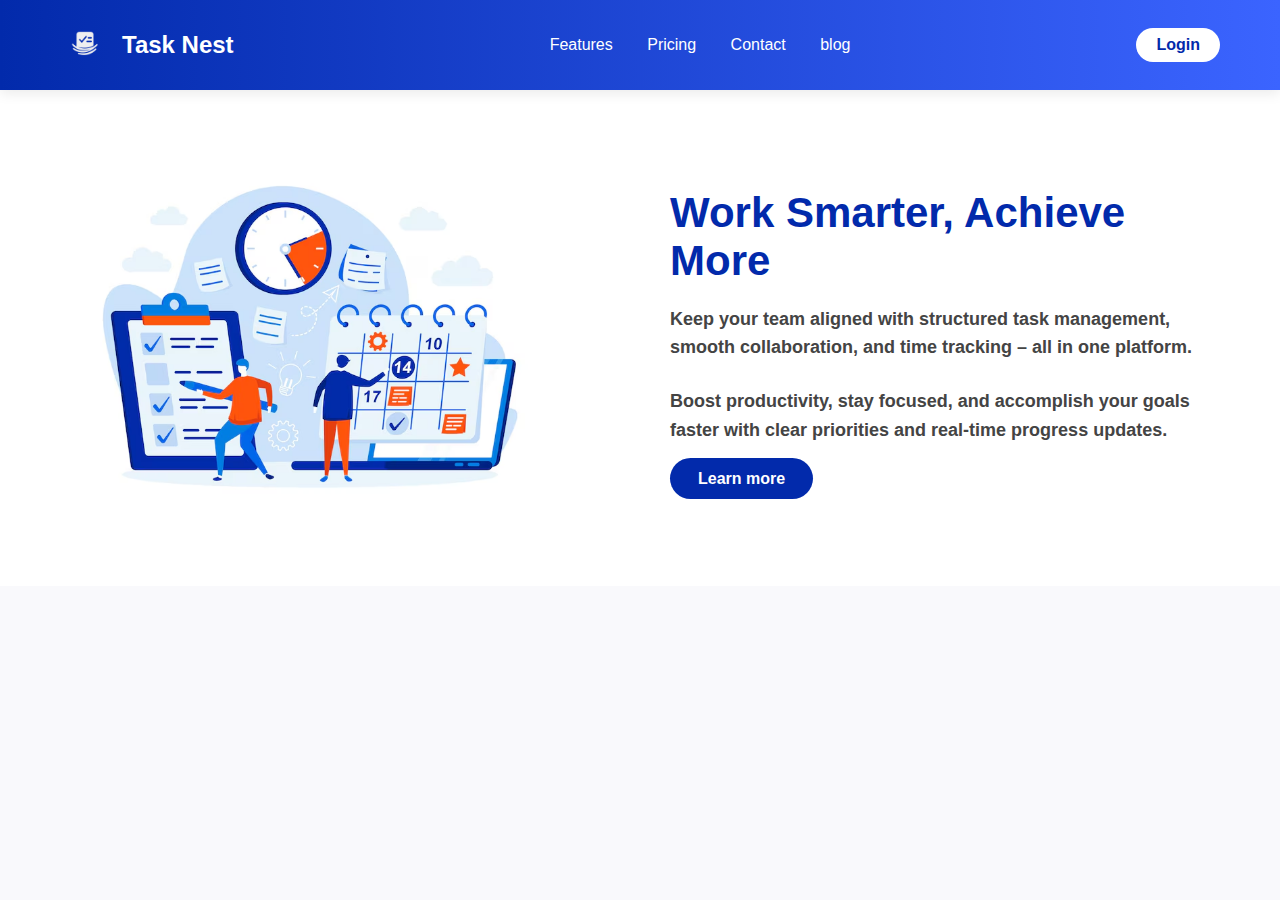
<file: index.html>
<!DOCTYPE html>
<html lang="en">

<head>
    <meta charset="UTF-8" />
    <meta name="viewport" content="width=device-width, initial-scale=1.0" />
    <link rel="stylesheet" href="index.css" />
    <title>📝 Task Nest</title>
</head>

<body>
    <!-- Navbar -->
    <header id="navbar">
        <div id="brand-logo">
            <img src="images/logo.png" alt="TaskNest Logo" id="logo-img" />
            <span id="brand-text">Task Nest</span>
        </div>

        <nav id="nav-links">
            <a></a>
            <a href="home.html">Features</a>
            <a href="feautures.html">Pricing</a>
            <a href="blog.html">Contact</a>
            <a href="contactus.html">blog</a>
        </nav>

        <a href="login.html" id="login-button">Login</a>
    </header>

    <!-- Homepage Section -->
    <section id="homepage">
        <div id="homepage-image">
            <img src="images/homepage-img.avif" alt="homepage image" />
        </div>
        <div id="homepage-text">
            <h1>Work Smarter, Achieve More</h1>
            <p>
                Keep your team aligned with structured task management, smooth collaboration, and time tracking – all in one platform.
            </p>
            <p>
                Boost productivity, stay focused, and accomplish your goals faster with clear priorities and real-time progress updates.
            </p>
            <a href="learnmore.html" id="learn-more-button">Learn more</a>
        </div>
    </section>
</body>

</html>
</file>
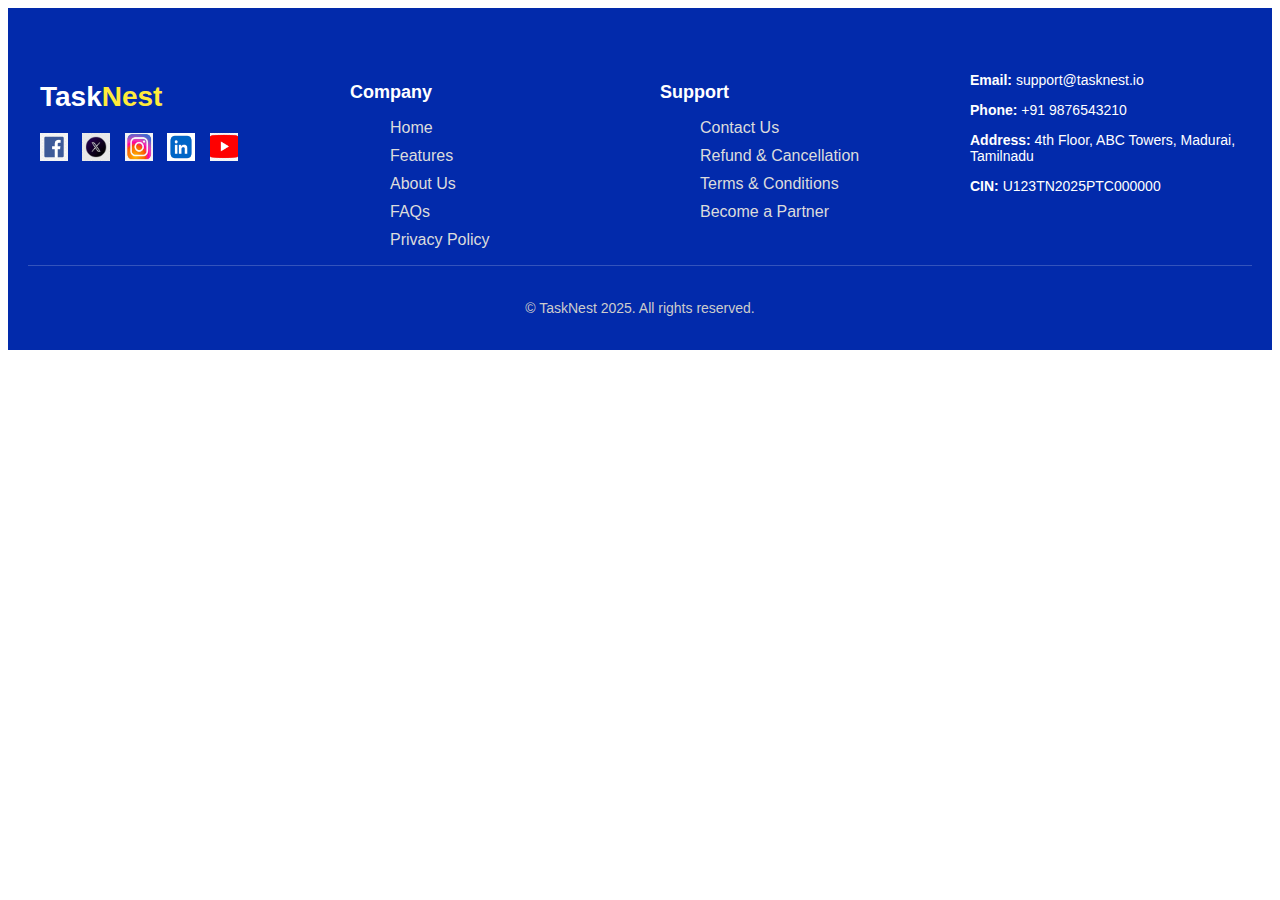
<file: footer.html>
<!DOCTYPE html>
<html lang="en">

<head>
    <meta charset="UTF-8">
    <meta name="viewport" content="width=device-width, initial-scale=1.0">
    <link rel="stylesheet" href="footer.css">
    <title>footer</title>
</head>

<body>
    <footer id="footer">
        <div class="footer-container">
            <!-- Social Icons -->
            <div class="footer-column">
                <h2 class="footer-logo">Task<span>Nest</span></h2>
                <div class="social-icons">
                    <a href="#"><img src="images/facebook.png" alt="Facebook" /></a>
                    <a href="#"><img src="images/x.jpg" alt="X" /></a>
                    <a href="#"><img src="images/instagram.jpg" alt="Instagram" /></a>
                    <a href="#"><img src="images/linkedin.png" alt="LinkedIn" /></a>
                    <a href="#"><img src="images/youtube.png" alt="YouTube" /></a>
                </div>
            </div>

            <!-- Company Links -->
            <div class="footer-column">
                <h4>Company</h4>
                <ul>
                    <li><a href="#">Home</a></li>
                    <li><a href="#">Features</a></li>
                    <li><a href="#">About Us</a></li>
                    <li><a href="#">FAQs</a></li>
                    <li><a href="#">Privacy Policy</a></li>
                </ul>
            </div>

            <!-- Help & Support -->
            <div class="footer-column">
                <h4>Support</h4>
                <ul>
                    <li><a href="#">Contact Us</a></li>
                    <li><a href="#">Refund & Cancellation</a></li>
                    <li><a href="#">Terms & Conditions</a></li>
                    <li><a href="#">Become a Partner</a></li>
                </ul>
            </div>

            <!-- Contact Info -->
            <div class="footer-column contact-info">
                <p><strong>Email:</strong> support@tasknest.io</p>
                <p><strong>Phone:</strong> +91 9876543210</p>
                <p><strong>Address:</strong> 4th Floor, ABC Towers, Madurai, Tamilnadu</p>
                <p><strong>CIN:</strong> U123TN2025PTC000000</p>
            </div>
        </div>

        <div class="footer-bottom">
            <p>&copy; TaskNest 2025. All rights reserved.</p>
        </div>
    </footer>

</body>

</html>
</file>
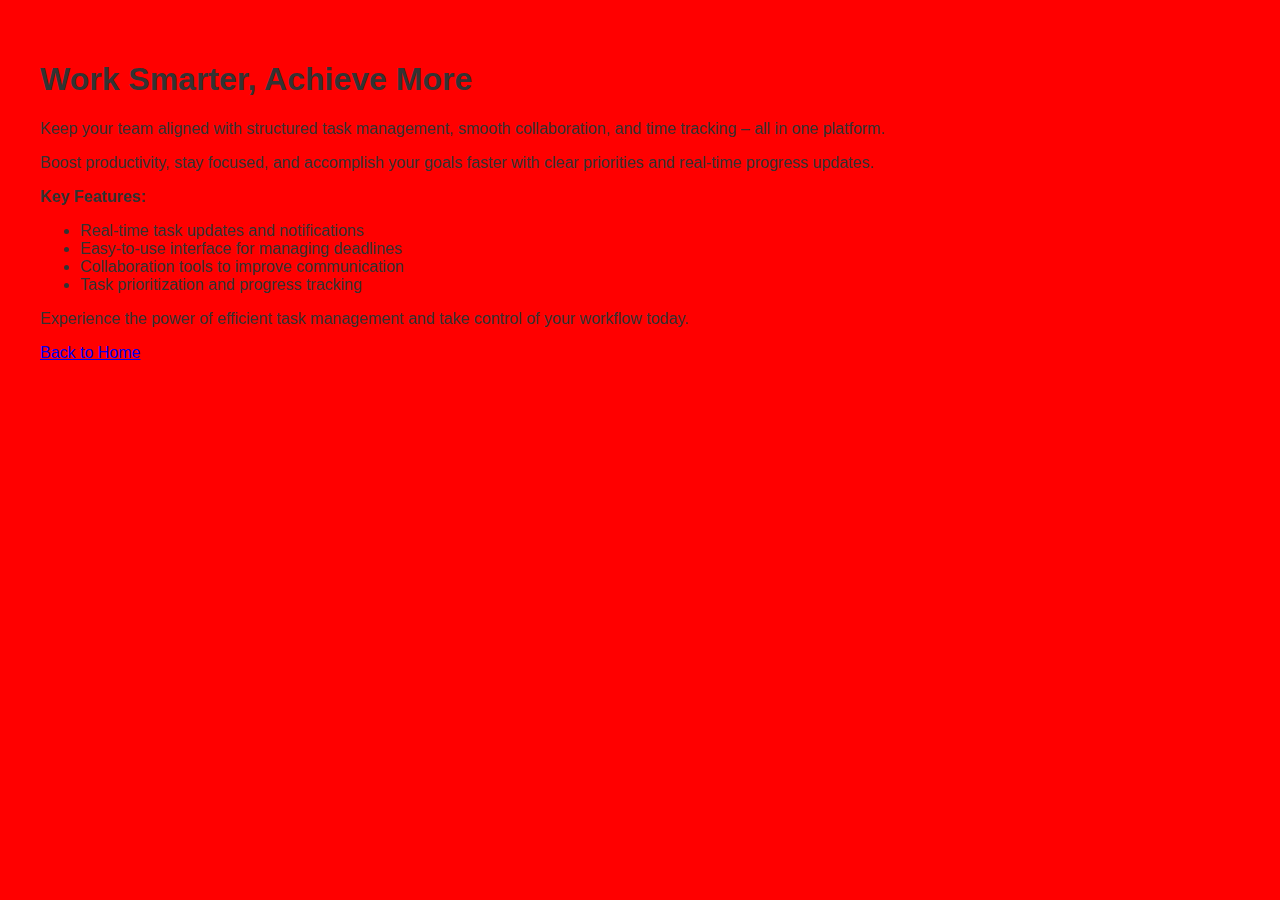
<file: learnmore.html>
<!DOCTYPE html>
<html lang="en">

<head>
    <meta charset="UTF-8" />
    <meta name="viewport" content="width=device-width, initial-scale=1.0" />
    <title>Learn More - Task Manager</title>
    <link rel="stylesheet" href="learnmore.css" />
</head>

<body>
    <div id="overlay"></div>
    <div id="container">
        <h1 id="header">Work Smarter, Achieve More</h1>
        <p>
            Keep your team aligned with structured task management, smooth collaboration, and time tracking – all in one platform.
        </p>
        <p>
            Boost productivity, stay focused, and accomplish your goals faster with clear priorities and real-time progress updates.
        </p>
        <p><strong>Key Features:</strong></p>
        <ul>
            <li>Real-time task updates and notifications</li>
            <li>Easy-to-use interface for managing deadlines</li>
            <li>Collaboration tools to improve communication</li>
            <li>Task prioritization and progress tracking</li>
        </ul>
        <p>
            Experience the power of efficient task management and take control of your workflow today.
        </p>
        <a href="index.html" id="home-button">Back to Home</a>
    </div>
</body>

</html>
</file>
<file: index.css>
* {
  margin: 0;
  padding: 0;
  box-sizing: border-box;
}

body {
  font-family: 'Segoe UI', sans-serif;
  background-color: #f9f9fc;
  color: #333;
}

/* header section */

#navbar {
  display: flex;
  justify-content: space-between;
  align-items: center;
  padding: 20px 60px;
  background: linear-gradient(to right, #022aab, #3b64ff);
  box-shadow: 0 4px 12px rgba(0, 0, 0, 0.08);
  position: sticky;
  top: 0;
  z-index: 1000;
}


#brand-logo {
  display: flex;
  align-items: center;
}

#logo-img {
  width: 50px;
  height: 50px;
  margin-right: 12px;
  background-color: transparent;
}

#brand-text {
  font-size: 24px;
  font-weight: bold;
  color: white;
}


#nav-links a {
  margin: 0 15px;
  text-decoration: none;
  font-weight: 500;
  color: white;
  transition: color 0.3s ease;
}

#nav-links a:hover {
  color: #ffeb3b;
}


#login-button {
  background-color: white;
  color: #022aab;
  padding: 8px 20px;
  border-radius: 25px;
  text-decoration: none;
  font-weight: 600;
  transition: all 0.3s ease;
}

#login-button:hover {
  background-color: #ffeb3b;
  color: #022aab;
}

/* Homepage Section */
#homepage {
  display: flex;
  justify-content: space-between;
  align-items: center;
  padding: 80px 60px;
  gap: 50px;
  background-color: #ffffff;

  /* Entry Animation */
  animation: fadeInPage 1s ease-in;
}

/* Fade and Slide Animations */
@keyframes fadeInPage {
  from {
    opacity: 0;
    transform: translateY(30px);
  }
  to {
    opacity: 1;
    transform: translateY(0);
  }
}

@keyframes slideInLeft {
  from {
    opacity: 0;
    transform: translateX(-50px);
  }
  to {
    opacity: 1;
    transform: translateX(0);
  }
}

@keyframes slideInRight {
  from {
    opacity: 0;
    transform: translateX(50px);
  }
  to {
    opacity: 1;
    transform: translateX(0);
  }
}

#homepage-image {
  animation: slideInLeft 1s ease-in-out;
}

#homepage-image img {
  width: 500px;
  max-width: 100%;
  transition: transform 0.3s ease;
}

#homepage-image img:hover {
  transform: scale(1.05);
}

#homepage-text {
  max-width: 550px;
  animation: slideInRight 1.2s ease-in-out;
}

#homepage-text h1 {
  font-size: 42px;
  margin-bottom: 20px;
  color: #022aab;
  transition: color 0.4s ease;
}

#homepage-text h1:hover {
  color: #3b64ff;
}

#homepage-text p {
    font-size: 18px;
    line-height: 1.6;
    color: #444;
    margin-bottom: 25px;
    font-weight: 600;
    transition: transform 0.3s ease;
}

#homepage-text p:hover {
  transform: scale(1.02);
}

#learn-more-button {
  background-color: #022aab;
  color: white;
  padding: 12px 28px;
  border-radius: 25px;
  text-decoration: none;
  font-weight: 600;
  transition: all 0.3s ease;
}

#learn-more-button:hover {
  background-color: #3b64ff;
  box-shadow: 0 4px 15px rgba(3, 3, 255, 0.2);
  transform: translateY(-2px);
}
</file>
<file: footer.css>
/* Footer Section */

#footer {
    background-color: #022aab;
    color: white;
    padding: 50px 20px 20px;
    font-family: 'Segoe UI', sans-serif;
}

.footer-container {
    max-width: 1200px;
    margin: auto;
    display: grid;
    grid-template-columns: repeat(auto-fit, minmax(220px, 1fr));
    gap: 40px;
}

.footer-logo {
    font-size: 28px;
    font-weight: bold;
    color: white;
    margin-bottom: 20px;
}

.footer-logo span {
    color: #ffeb3b;
}

.social-icons a {
    margin-right: 10px;
    display: inline-block;
    transition: transform 0.3s;
}

.social-icons a img {
    background-color: transparent;
    width: 28px;
    height: 28px;
}

.social-icons a:hover {
    transform: scale(1.1);
}

.footer-column h4 {
    font-size: 18px;
    margin-bottom: 15px;
    color: #ffffff;
}

.footer-column ul {
    list-style: none;
}

.footer-column ul li {
    margin-bottom: 10px;
}

.footer-column ul li a {
    text-decoration: none;
    color: #dcdcdc;
    transition: color 0.3s;
}

.footer-column ul li a:hover {
    color: #ffeb3b;
}

.contact-info p {
    font-size: 14px;
    margin-bottom: 10px;
}

.footer-bottom {
    text-align: center;
    padding-top: 20px;
    border-top: 1px solid rgba(255, 255, 255, 0.2);
    font-size: 14px;
    color: #ccc;
}
</file>
<file: learnmore.css>
body {
        font-family: 'Segoe UI', sans-serif;
        margin: 0;
        padding: 40px;
        background-color: red;
        color: #333;
    }
    
    .container {
        max-width: 900px;
        margin: auto;
    }
</file>
